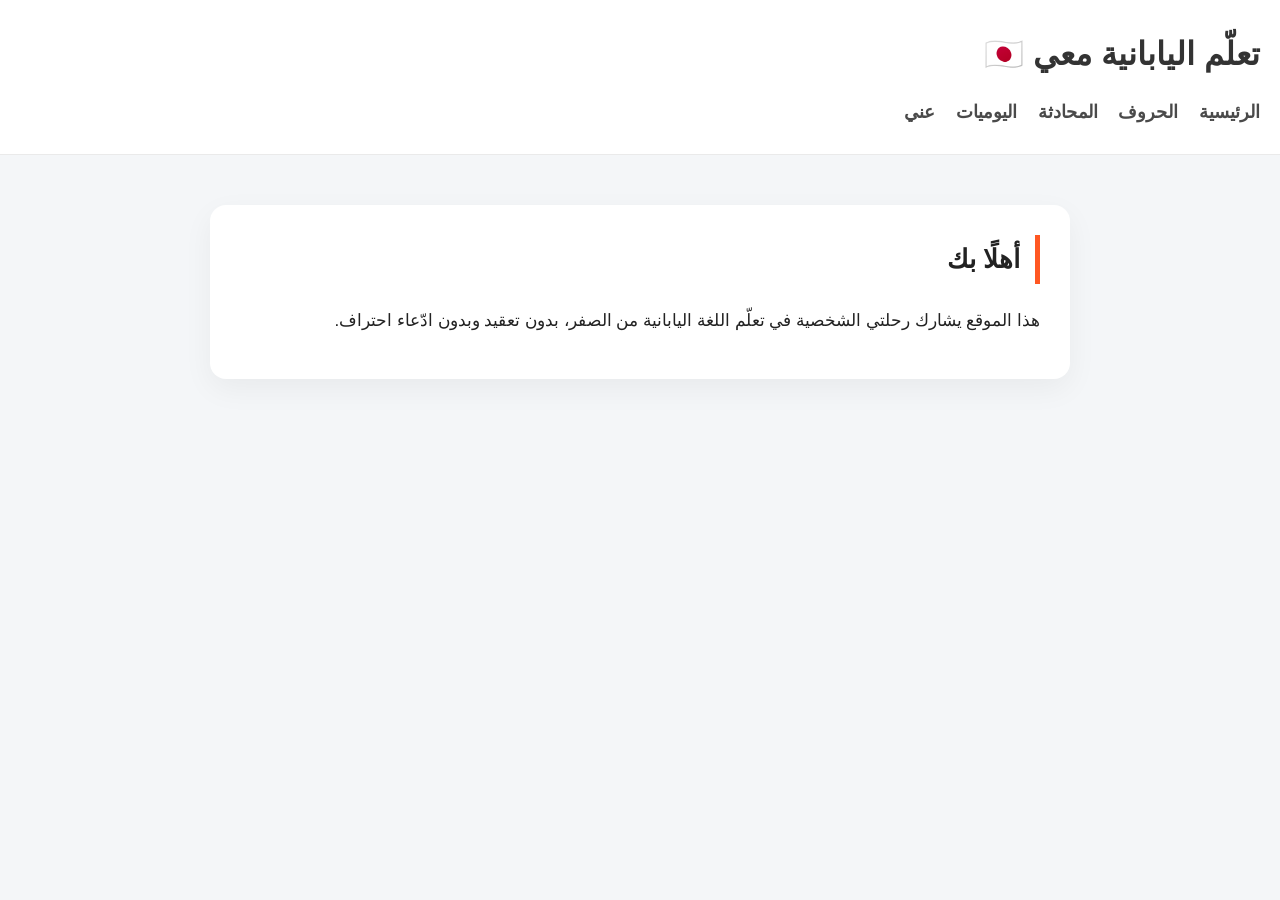
<file: index.html>
<!DOCTYPE html>
<html lang="ar" dir="rtl">
<head>
  <meta charset="UTF-8">
  <title>تعلّم اليابانية معي</title>
  <link rel="stylesheet" href="style.css">
</head>
<body>

<header>
  <h1>تعلّم اليابانية معي 🇯🇵</h1>
  <nav>
    <a href="index.html">الرئيسية</a>
    <a href="letters.html">الحروف</a>
    <a href="conversation.html">المحادثة</a>
    <a href="diary.html">اليوميات</a>
    <a href="about.html">عني</a>
  </nav>
</header>
<main>
  <section>
    <h2>أهلًا بك</h2>
    <p>
      هذا الموقع يشارك رحلتي الشخصية في تعلّم اللغة اليابانية من الصفر،
      بدون تعقيد وبدون ادّعاء احتراف.
    </p>
  </section>
</main>
<script src="script.js"></script>

</body>
</html>
</file>
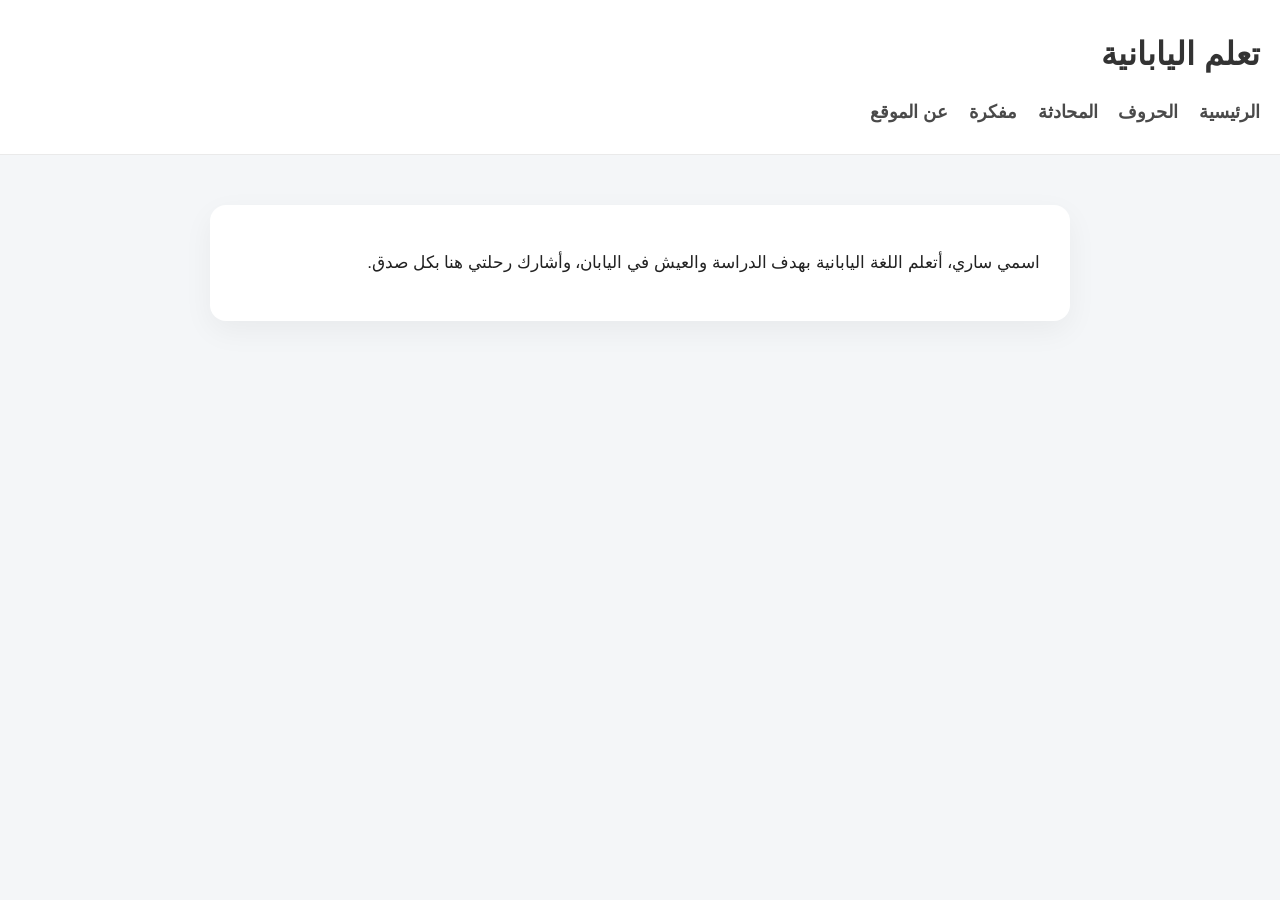
<file: about.html>
<!DOCTYPE html>
<html lang="ar" dir="rtl">
<head>
  <meta charset="UTF-8">
  <title>عني</title>
  <link rel="stylesheet" href="style.css">
</head>
<body>

<header>
  <h1>تعلم اليابانية</h1>
  <nav>
    <a href="index.html">الرئيسية</a>
    <a href="letters.html">الحروف</a>
    <a href="conversation.html">المحادثة</a>
    <a href="diary.html">مفكرة</a>
    <a href="about.html">عن الموقع</a>
  </nav>
</header>




<main>
  <section>
    <p>
      اسمي ساري، أتعلم اللغة اليابانية بهدف الدراسة والعيش في اليابان،
      وأشارك رحلتي هنا بكل صدق.
    </p>
  </section>
</main>
<script src="script.js"></script>

</body>
</file>
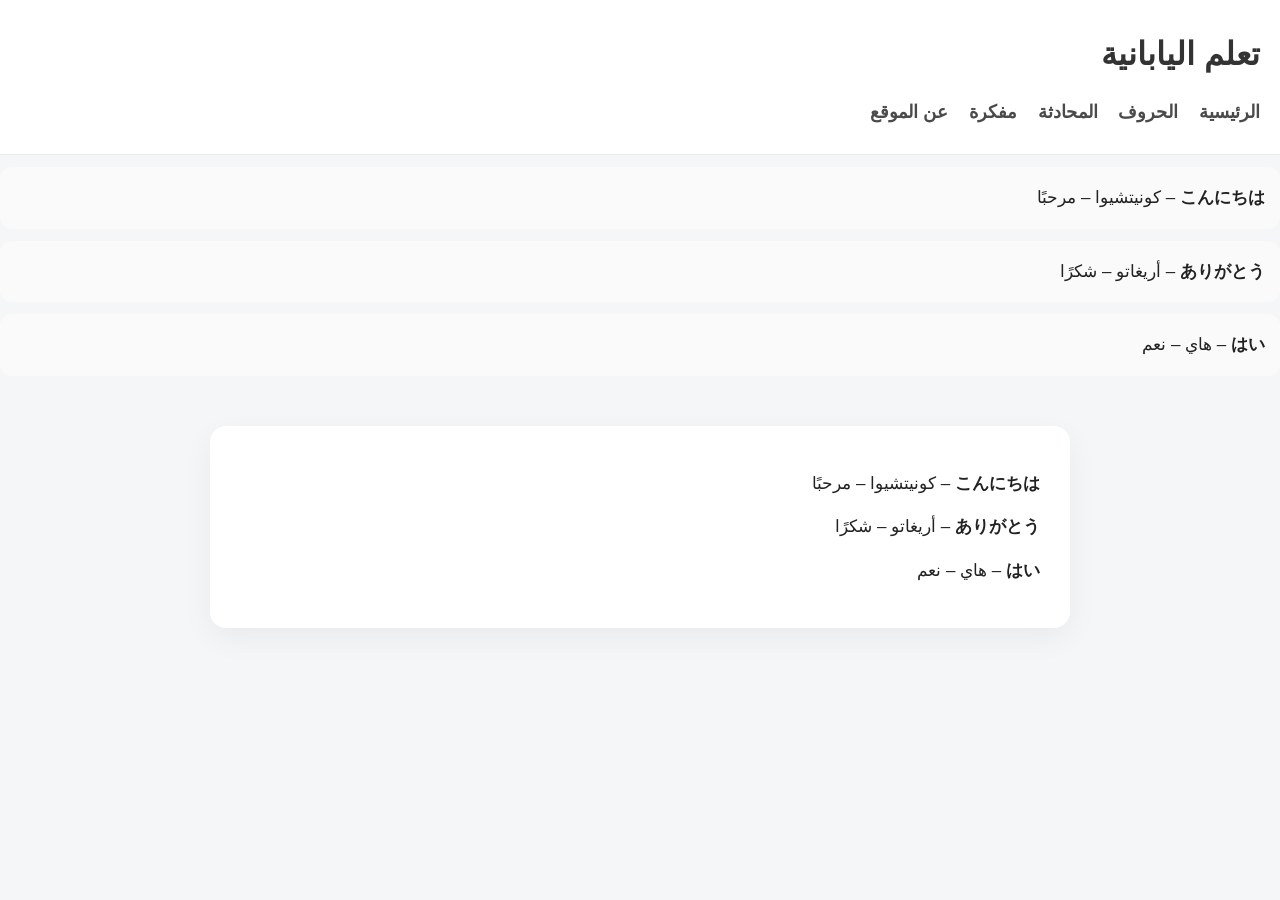
<file: conversation.html>
<!DOCTYPE html>
<html lang="ar" dir="rtl">
<head>
  <meta charset="UTF-8">
  <title>المحادثة اليومية</title>
  <link rel="stylesheet" href="style.css">
</head>
<body>

<header>
  <h1>تعلم اليابانية</h1>
  <nav>
    <a href="index.html">الرئيسية</a>
    <a href="letters.html">الحروف</a>
    <a href="conversation.html">المحادثة</a>
    <a href="diary.html">مفكرة</a>
    <a href="about.html">عن الموقع</a>
  </nav>
</header>
 
<p class="jp"><strong>こんにちは</strong> – كونيتشيوا – مرحبًا</p>
<p class="jp"><strong>ありがとう</strong> – أريغاتو – شكرًا</p>
<p class="jp"><strong>はい</strong> – هاي – نعم</p>





<main>
  <section>
    <p><strong>こんにちは</strong> – كونيتشيوا – مرحبًا</p>
    <p><strong>ありがとう</strong> – أريغاتو – شكرًا</p>
    <p><strong>はい</strong> – هاي – نعم</p>
  </section>
</main>
<script src="script.js"></script>

</body>
</html>
</body>
</html>
</file>
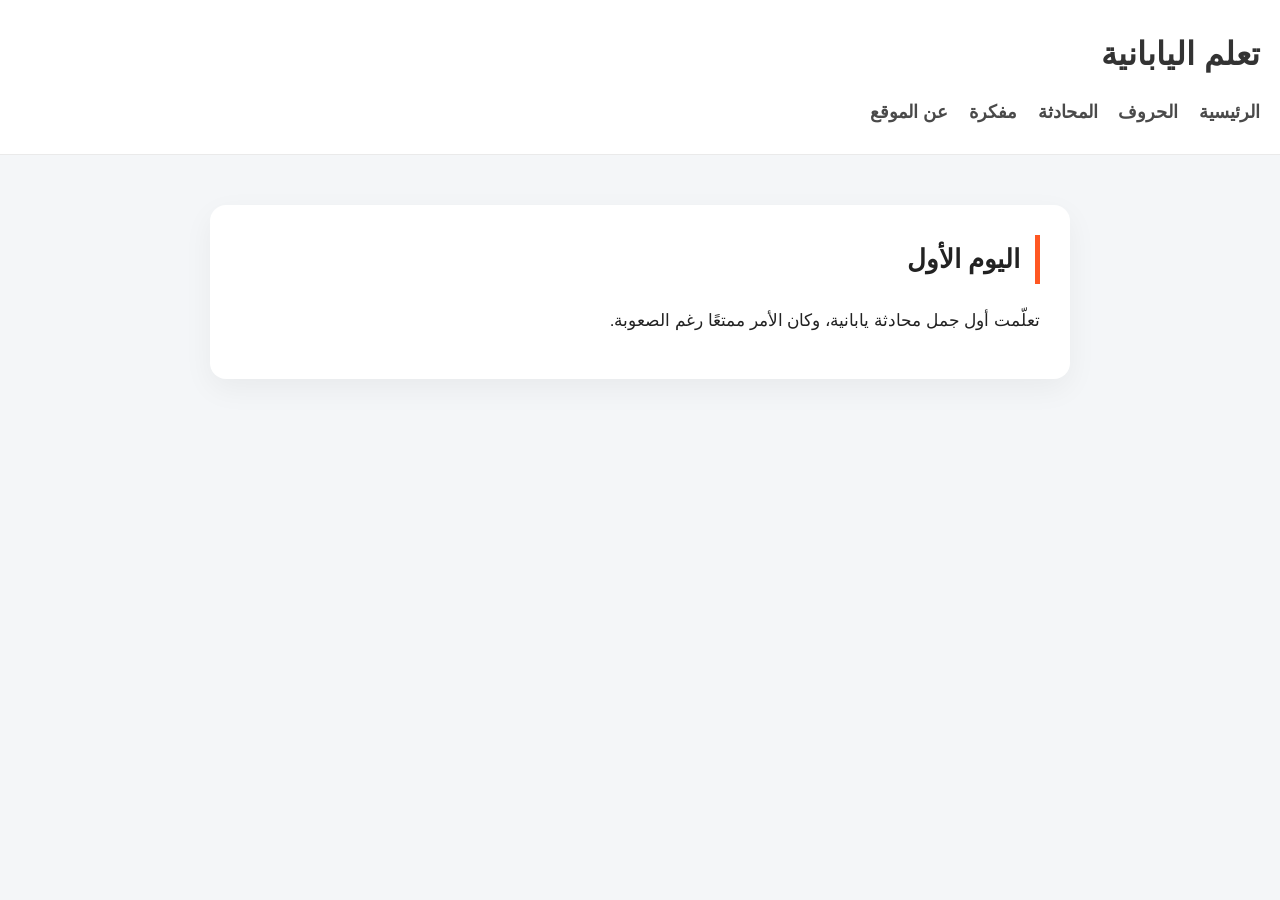
<file: diary.html>
<!DOCTYPE html>
<html lang="ar" dir="rtl">
<head>
  <meta charset="UTF-8">
  <title>يوميات التعلّم</title>
  <link rel="stylesheet" href="style.css">
</head>
<body>

<header>
  <h1>تعلم اليابانية</h1>
  <nav>
    <a href="index.html">الرئيسية</a>
    <a href="letters.html">الحروف</a>
    <a href="conversation.html">المحادثة</a>
    <a href="diary.html">مفكرة</a>
    <a href="about.html">عن الموقع</a>
  </nav>
</header>




<main>
  <section>
    <h2>اليوم الأول</h2>
    <p>تعلّمت أول جمل محادثة يابانية، وكان الأمر ممتعًا رغم الصعوبة.</p>
  </section>
</main>
<script src="script.js"></script>

</body>
</html>
</file>
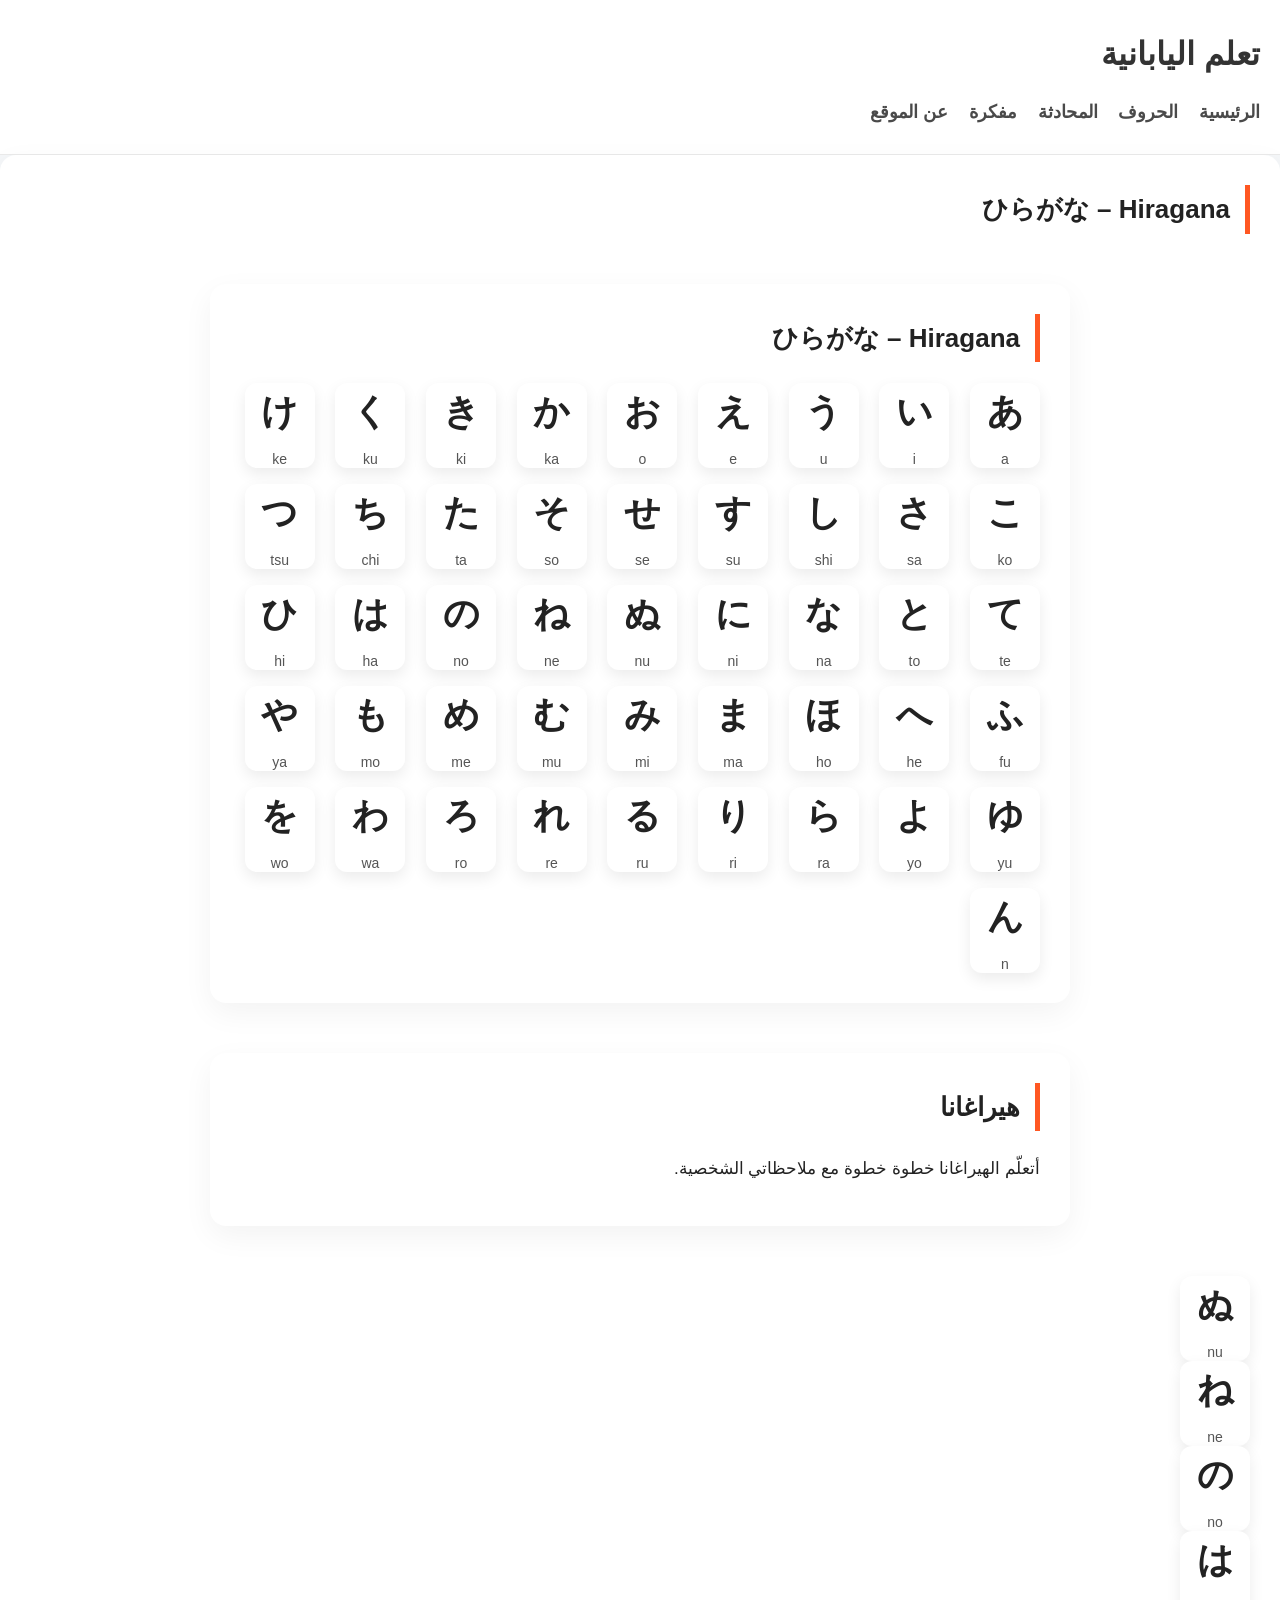
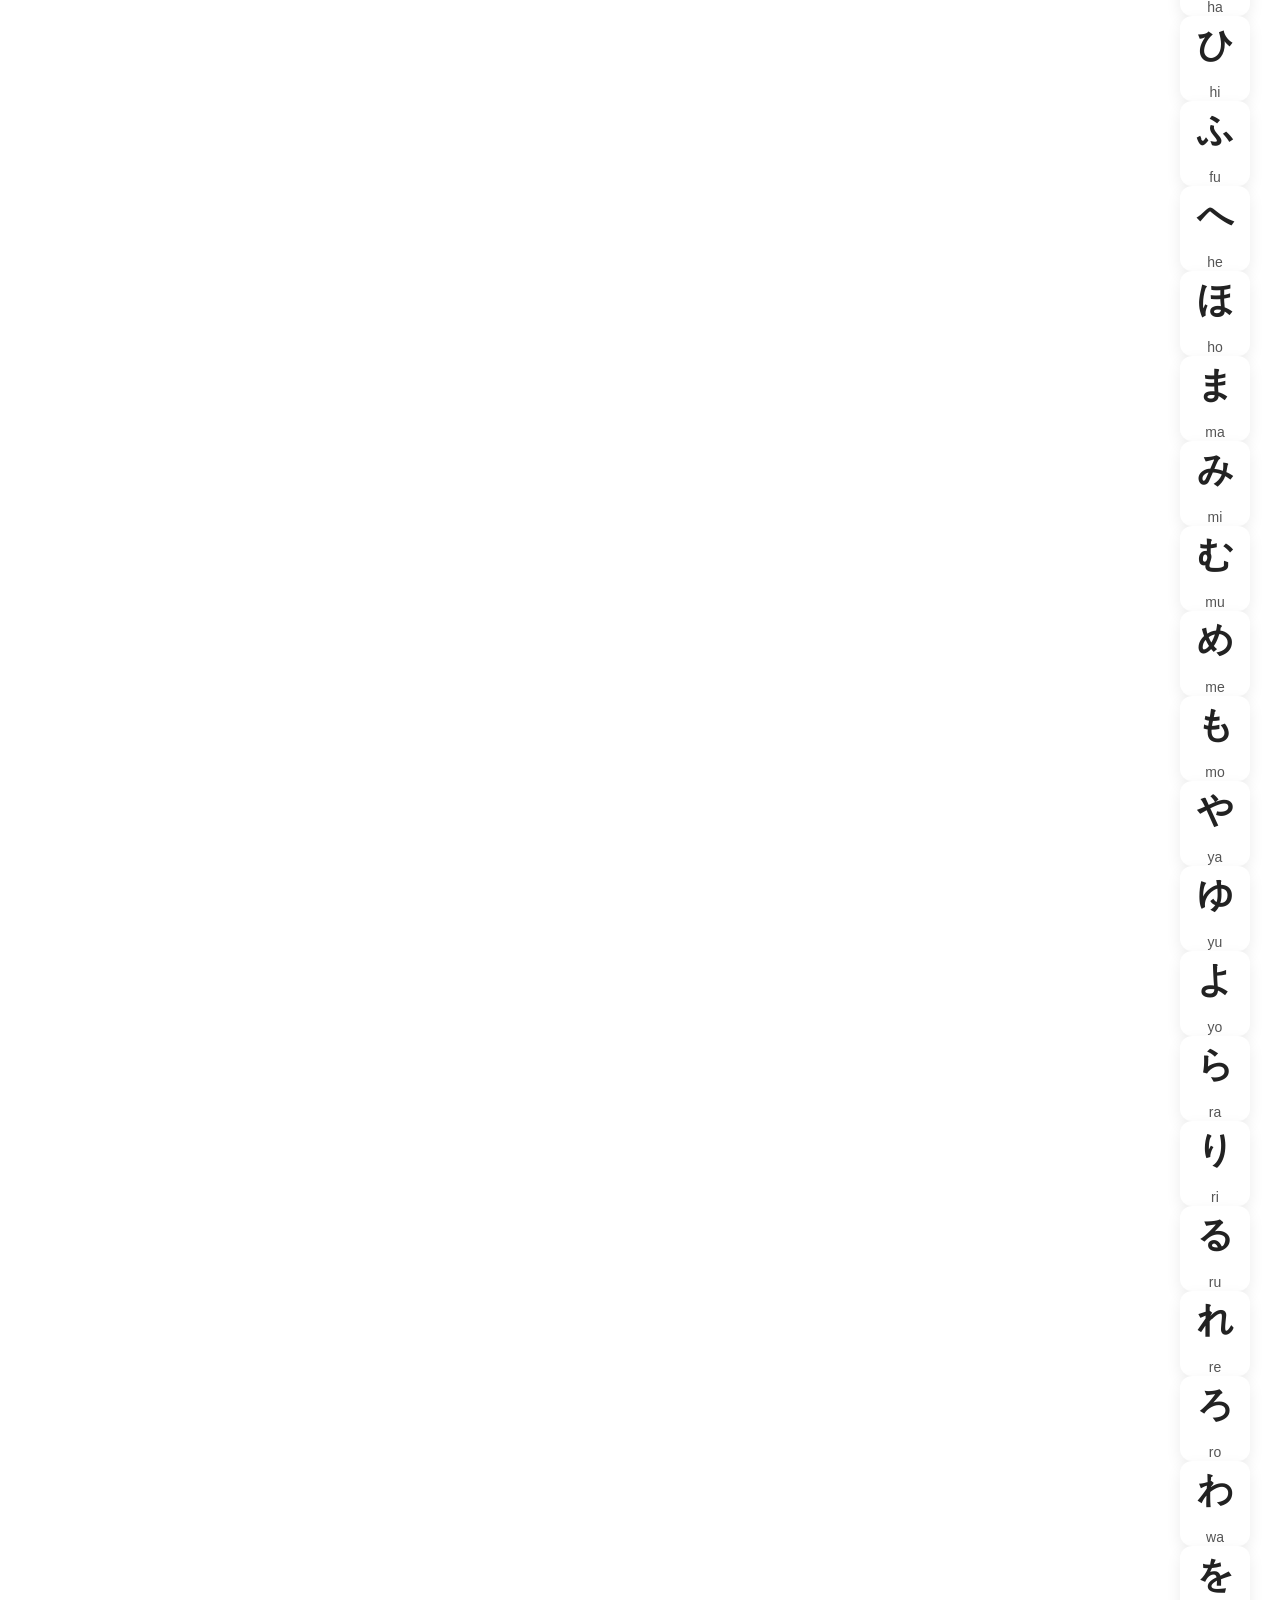
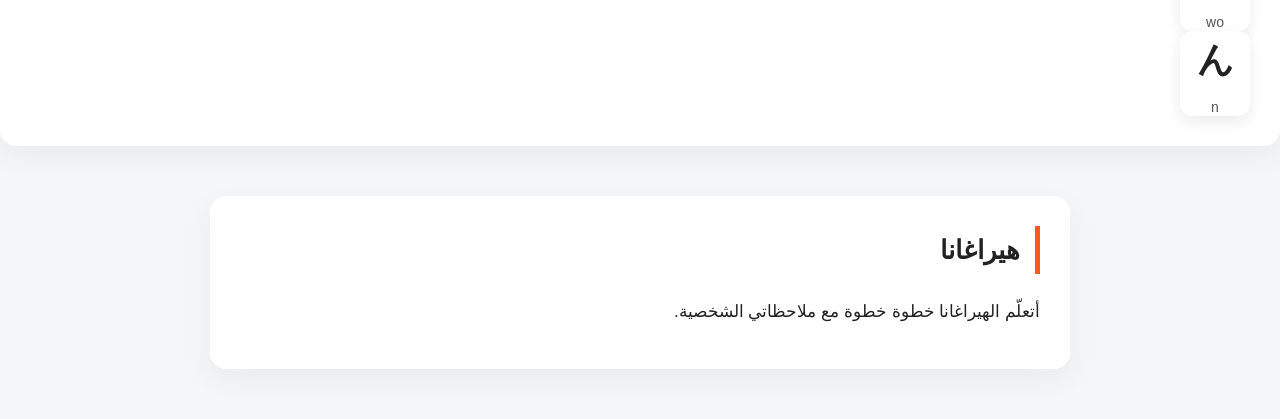
<file: letters.html>
<!DOCTYPE html>
<html lang="ar" dir="rtl">
<head>
  <meta charset="UTF-8">
  <title>الحروف اليابانية</title>
  <link rel="stylesheet" href="style.css">
</head>
<body>

<header>
  <h1>تعلم اليابانية</h1>
  <nav>
    <a href="index.html">الرئيسية</a>
    <a href="letters.html">الحروف</a>
    <a href="conversation.html">المحادثة</a>
    <a href="diary.html">مفكرة</a>
    <a href="about.html">عن الموقع</a>
  </nav>
</header>




<section>
  <h2>ひらがな – Hiragana</h2>

  <main>
  <section>
    <h2>ひらがな – Hiragana</h2>

    <div class="letters">
      <!-- あ行 -->
      <div class="letter" data-sound="a"><span class="jp-char">あ</span><span class="romaji">a</span></div>
      <div class="letter" data-sound="i"><span class="jp-char">い</span><span class="romaji">i</span></div>
      <div class="letter" data-sound="u"><span class="jp-char">う</span><span class="romaji">u</span></div>
      <div class="letter" data-sound="e"><span class="jp-char">え</span><span class="romaji">e</span></div>
      <div class="letter" data-sound="o"><span class="jp-char">お</span><span class="romaji">o</span></div>

      <!-- か行 -->
      <div class="letter" data-sound="ka"><span class="jp-char">か</span><span class="romaji">ka</span></div>
      <div class="letter" data-sound="ki"><span class="jp-char">き</span><span class="romaji">ki</span></div>
      <div class="letter" data-sound="ku"><span class="jp-char">く</span><span class="romaji">ku</span></div>
      <div class="letter" data-sound="ke"><span class="jp-char">け</span><span class="romaji">ke</span></div>
      <div class="letter" data-sound="ko"><span class="jp-char">こ</span><span class="romaji">ko</span></div>

      <!-- さ行 -->
      <div class="letter" data-sound="sa"><span class="jp-char">さ</span><span class="romaji">sa</span></div>
      <div class="letter" data-sound="shi"><span class="jp-char">し</span><span class="romaji">shi</span></div>
      <div class="letter" data-sound="su"><span class="jp-char">す</span><span class="romaji">su</span></div>
      <div class="letter" data-sound="se"><span class="jp-char">せ</span><span class="romaji">se</span></div>
      <div class="letter" data-sound="so"><span class="jp-char">そ</span><span class="romaji">so</span></div>

      <!-- た行 -->
      <div class="letter" data-sound="ta"><span class="jp-char">た</span><span class="romaji">ta</span></div>
      <div class="letter" data-sound="chi"><span class="jp-char">ち</span><span class="romaji">chi</span></div>
      <div class="letter" data-sound="tsu"><span class="jp-char">つ</span><span class="romaji">tsu</span></div>
      <div class="letter" data-sound="te"><span class="jp-char">て</span><span class="romaji">te</span></div>
      <div class="letter" data-sound="to"><span class="jp-char">と</span><span class="romaji">to</span></div>

      <!-- な行 -->
      <div class="letter" data-sound="na"><span class="jp-char">な</span><span class="romaji">na</span></div>
      <div class="letter" data-sound="ni"><span class="jp-char">に</span><span class="romaji">ni</span></div>
      <div class="letter" data-sound="nu"><span class="jp-char">ぬ</span><span class="romaji">nu</span></div>
      <div class="letter" data-sound="ne"><span class="jp-char">ね</span><span class="romaji">ne</span></div>
      <div class="letter" data-sound="no"><span class="jp-char">の</span><span class="romaji">no</span></div>

      <!-- は行 -->
      <div class="letter" data-sound="ha"><span class="jp-char">は</span><span class="romaji">ha</span></div>
      <div class="letter" data-sound="hi"><span class="jp-char">ひ</span><span class="romaji">hi</span></div>
      <div class="letter" data-sound="fu"><span class="jp-char">ふ</span><span class="romaji">fu</span></div>
      <div class="letter" data-sound="he"><span class="jp-char">へ</span><span class="romaji">he</span></div>
      <div class="letter" data-sound="ho"><span class="jp-char">ほ</span><span class="romaji">ho</span></div>

      <!-- ま行 -->
      <div class="letter" data-sound="ma"><span class="jp-char">ま</span><span class="romaji">ma</span></div>
      <div class="letter" data-sound="mi"><span class="jp-char">み</span><span class="romaji">mi</span></div>
      <div class="letter" data-sound="mu"><span class="jp-char">む</span><span class="romaji">mu</span></div>
      <div class="letter" data-sound="me"><span class="jp-char">め</span><span class="romaji">me</span></div>
      <div class="letter" data-sound="mo"><span class="jp-char">も</span><span class="romaji">mo</span></div>

      <!-- や行 -->
      <div class="letter" data-sound="ya"><span class="jp-char">や</span><span class="romaji">ya</span></div>
      <div class="letter" data-sound="yu"><span class="jp-char">ゆ</span><span class="romaji">yu</span></div>
      <div class="letter" data-sound="yo"><span class="jp-char">よ</span><span class="romaji">yo</span></div>

      <!-- ら行 -->
      <div class="letter" data-sound="ra"><span class="jp-char">ら</span><span class="romaji">ra</span></div>
      <div class="letter" data-sound="ri"><span class="jp-char">り</span><span class="romaji">ri</span></div>
      <div class="letter" data-sound="ru"><span class="jp-char">る</span><span class="romaji">ru</span></div>
      <div class="letter" data-sound="re"><span class="jp-char">れ</span><span class="romaji">re</span></div>
      <div class="letter" data-sound="ro"><span class="jp-char">ろ</span><span class="romaji">ro</span></div>

      <!-- わ行 -->
      <div class="letter" data-sound="wa"><span class="jp-char">わ</span><span class="romaji">wa</span></div>
      <div class="letter" data-sound="wo"><span class="jp-char">を</span><span class="romaji">wo</span></div>
      <div class="letter" data-sound="n"><span class="jp-char">ん</span><span class="romaji">n</span></div>
    </div>
  </section>
</main>





<main>
  <section>
    <h2>هيراغانا</h2>
    <p>أتعلّم الهيراغانا خطوة خطوة مع ملاحظاتي الشخصية.</p>
  </section>
  
</main>
<script src="script.js"></script>

</body>
</html>
      <div class="letter" data-sound="nu"><span class="jp-char">ぬ</span><span class="romaji">nu</span></div>
      <div class="letter" data-sound="ne"><span class="jp-char">ね</span><span class="romaji">ne</span></div>
      <div class="letter" data-sound="no"><span class="jp-char">の</span><span class="romaji">no</span></div>

      <!-- は行 -->
      <div class="letter" data-sound="ha"><span class="jp-char">は</span><span class="romaji">ha</span></div>
      <div class="letter" data-sound="hi"><span class="jp-char">ひ</span><span class="romaji">hi</span></div>
      <div class="letter" data-sound="fu"><span class="jp-char">ふ</span><span class="romaji">fu</span></div>
      <div class="letter" data-sound="he"><span class="jp-char">へ</span><span class="romaji">he</span></div>
      <div class="letter" data-sound="ho"><span class="jp-char">ほ</span><span class="romaji">ho</span></div>

      <!-- ま行 -->
      <div class="letter" data-sound="ma"><span class="jp-char">ま</span><span class="romaji">ma</span></div>
      <div class="letter" data-sound="mi"><span class="jp-char">み</span><span class="romaji">mi</span></div>
      <div class="letter" data-sound="mu"><span class="jp-char">む</span><span class="romaji">mu</span></div>
      <div class="letter" data-sound="me"><span class="jp-char">め</span><span class="romaji">me</span></div>
      <div class="letter" data-sound="mo"><span class="jp-char">も</span><span class="romaji">mo</span></div>

      <!-- や行 -->
      <div class="letter" data-sound="ya"><span class="jp-char">や</span><span class="romaji">ya</span></div>
      <div class="letter" data-sound="yu"><span class="jp-char">ゆ</span><span class="romaji">yu</span></div>
      <div class="letter" data-sound="yo"><span class="jp-char">よ</span><span class="romaji">yo</span></div>

      <!-- ら行 -->
      <div class="letter" data-sound="ra"><span class="jp-char">ら</span><span class="romaji">ra</span></div>
      <div class="letter" data-sound="ri"><span class="jp-char">り</span><span class="romaji">ri</span></div>
      <div class="letter" data-sound="ru"><span class="jp-char">る</span><span class="romaji">ru</span></div>
      <div class="letter" data-sound="re"><span class="jp-char">れ</span><span class="romaji">re</span></div>
      <div class="letter" data-sound="ro"><span class="jp-char">ろ</span><span class="romaji">ro</span></div>

      <!-- わ行 -->
      <div class="letter" data-sound="wa"><span class="jp-char">わ</span><span class="romaji">wa</span></div>
      <div class="letter" data-sound="wo"><span class="jp-char">を</span><span class="romaji">wo</span></div>
      <div class="letter" data-sound="n"><span class="jp-char">ん</span><span class="romaji">n</span></div>
    </div>
  </section>
</main>





<main>
  <section>
    <h2>هيراغانا</h2>
    <p>أتعلّم الهيراغانا خطوة خطوة مع ملاحظاتي الشخصية.</p>
  </section>
  
</main>
<script src="script.js"></script>
</body>
</html>
</file>
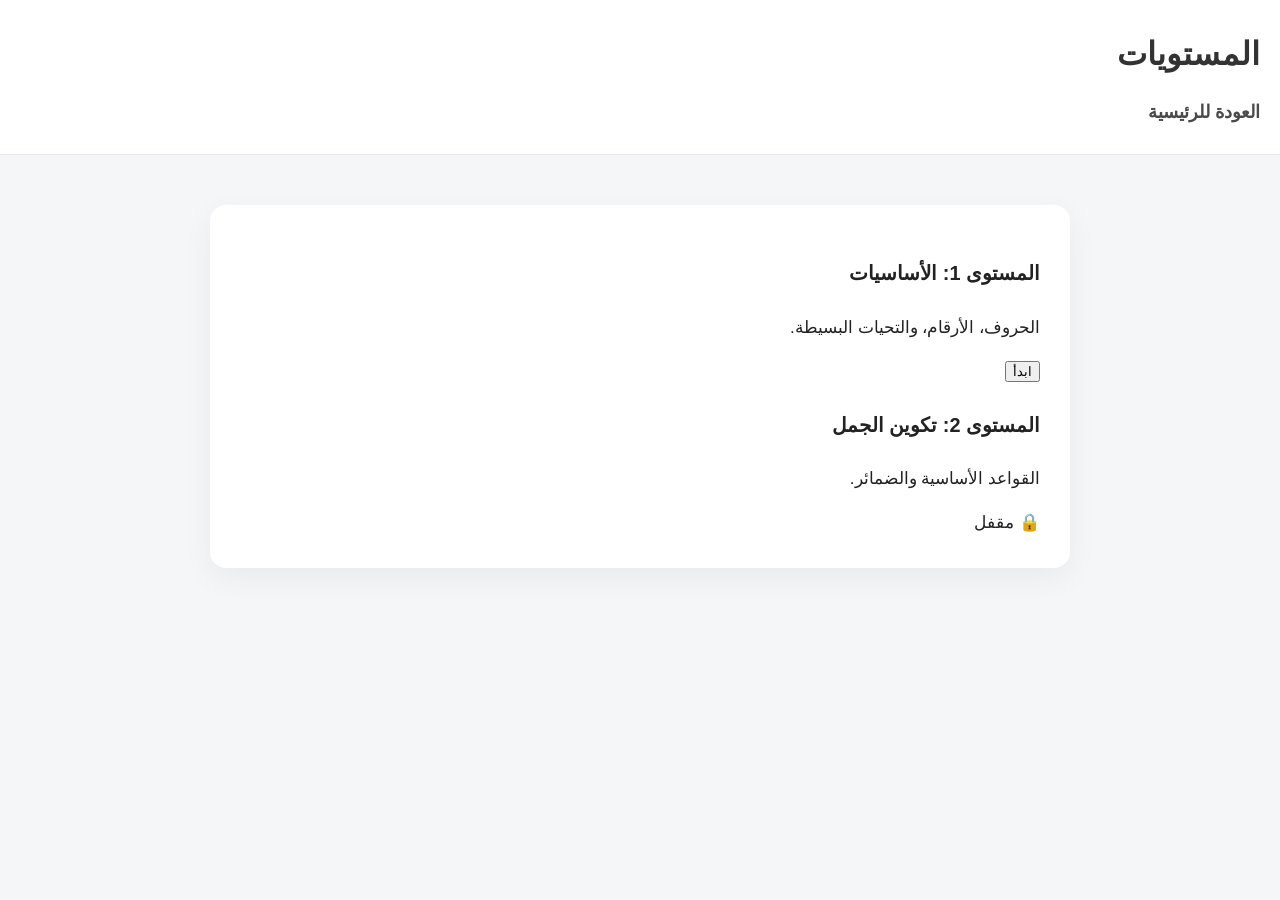
<file: levels.html.html>
<!DOCTYPE html>
<html lang="ar" dir="rtl">
<head>
    <meta charset="UTF-8">
    <title>المستويات التعليمية</title>
    <link rel="stylesheet" href="style.css">
</head>
<body>
    <header>
        <h1>المستويات</h1>
        <nav><a href="index.html">العودة للرئيسية</a></nav>
    </header>

    <main>
        <section>
            <div class="level-box">
                <div>
                    <h3>المستوى 1: الأساسيات</h3>
                    <p>الحروف، الأرقام، والتحيات البسيطة.</p>
                </div>
                <button class="lang-btn" onclick="location.href='letters.html'">ابدأ</button>
            </div>

            <div class="level-box locked">
                <div>
                    <h3>المستوى 2: تكوين الجمل</h3>
                    <p>القواعد الأساسية والضمائر.</p>
                </div>
                <span>🔒 مقفل</span>
            </div>
        </section>
    </main>
</body>
</html>
</file>
<file: style.css>
/* ====== style.css: كود النمط المُحدَّث والمنظَّم ====== */

/* ====== أساسيات ====== */
* {
    box-sizing: border-box;
}

body {
    /* تم تكبير الخط الأساسي */
    font-family: 'Cairo', sans-serif;
    background: #f4f6f8;
    margin: 0;
    color: #222;
    line-height: 1.85; /* زيادة تباعد الأسطر */
    font-size: 17px; 
}

/* ====== الهيدر ====== */
header {
    background: #ffffff;
    padding: 25px 20px;
    border-bottom: 1px solid #eaeaea;
}

header h1 {
    margin: 0;
    font-size: 32px; /* تم تكبير عنوان الهيدر */
    font-weight: 700;
    color: #333;
}

nav {
    margin-top: 12px;
}

nav a {
    margin-left: 16px;
    text-decoration: none;
    font-size: 18px; /* تم تكبير خط الروابط */
    color: #4a4a4a;
    font-weight: 600;
    position: relative;
}

nav a::after {
    content: '';
    position: absolute;
    bottom: -6px;
    right: 0;
    width: 0;
    height: 3px; /* زيادة سماكة خط الهوفر */
    background: #ff5722; /* لون برتقالي جديد */
    transition: width 0.3s;
}

nav a:hover::after {
    width: 100%;
}

/* ====== المحتوى ====== */
main {
    max-width: 900px;
    margin: 50px auto;
    padding: 0 20px;
}

section {
    background: #ffffff;
    padding: 30px;
    margin-bottom: 35px;
    border-radius: 16px;
    box-shadow: 0 10px 30px rgba(0,0,0,0.05);
}

section h2 {
    margin-top: 0;
    font-size: 26px; /* تم تكبير عناوين الأقسام */
    border-right: 5px solid #ff5722; /* لون برتقالي جديد وسميك */
    padding-right: 15px;
}

/* ====== نصوص ====== */
p {
    margin: 12px 0;
    font-size: 17px;
}

/* ====== جمل يابانية (JS) ====== */
.jp {
    background: #fafafa;
    padding: 15px;
    border-radius: 12px;
    cursor: pointer;
    transition: all 0.3s ease;
    margin-bottom: 12px;
}

.jp:hover {
    background: #f0f0f0;
}

.jp.active {
    background: #ffe0b2; /* لون برتقالي فاتح */
    border-right: 6px solid #ff5722; /* لون برتقالي جديد وسميك */
    font-weight: bold;
    font-size: 18px; /* تكبير خط الجملة عند التفعيل */
}

/* ====== فوتر ====== */
footer {
    text-align: center;
    padding: 25px;
    color: #777;
    font-size: 14px;
}

/* ====== بطاقات الحروف (Letters) ====== */
.letters {
    display: grid;
    grid-template-columns: repeat(auto-fill, minmax(70px, 1fr)); /* زيادة حجم البطاقة */
    gap: 16px; /* زيادة المسافة بين البطاقات */
    margin-top: 20px;
}

.letter {
    width: 70px; /* تكبير عرض البطاقة */
    height: 85px; /* تكبير ارتفاع البطاقة */
    background: #fff;
    border-radius: 12px;
    display: flex;
    flex-direction: column;
    align-items: center;
    justify-content: center;
    cursor: pointer;
    box-shadow: 0 6px 15px rgba(0,0,0,0.08);
    transition: all 0.2s ease;
}

.jp-char {
    font-size: 36px; /* تكبير حرف الهيراجانا بشكل كبير */
    font-weight: 700;
}

.romaji {
    font-size: 14px; /* تكبير خط الروماجي */
    color: #555;
    margin-top: 2px;
}

.letter:hover {
    background: #f5f5f5;
    transform: translateY(-3px);
}

.letter.active {
    background: #ffedd5;
    transform: scale(1.1);
    box-shadow: 0 10px 25px rgba(0,0,0,0.15);
}
</file>
